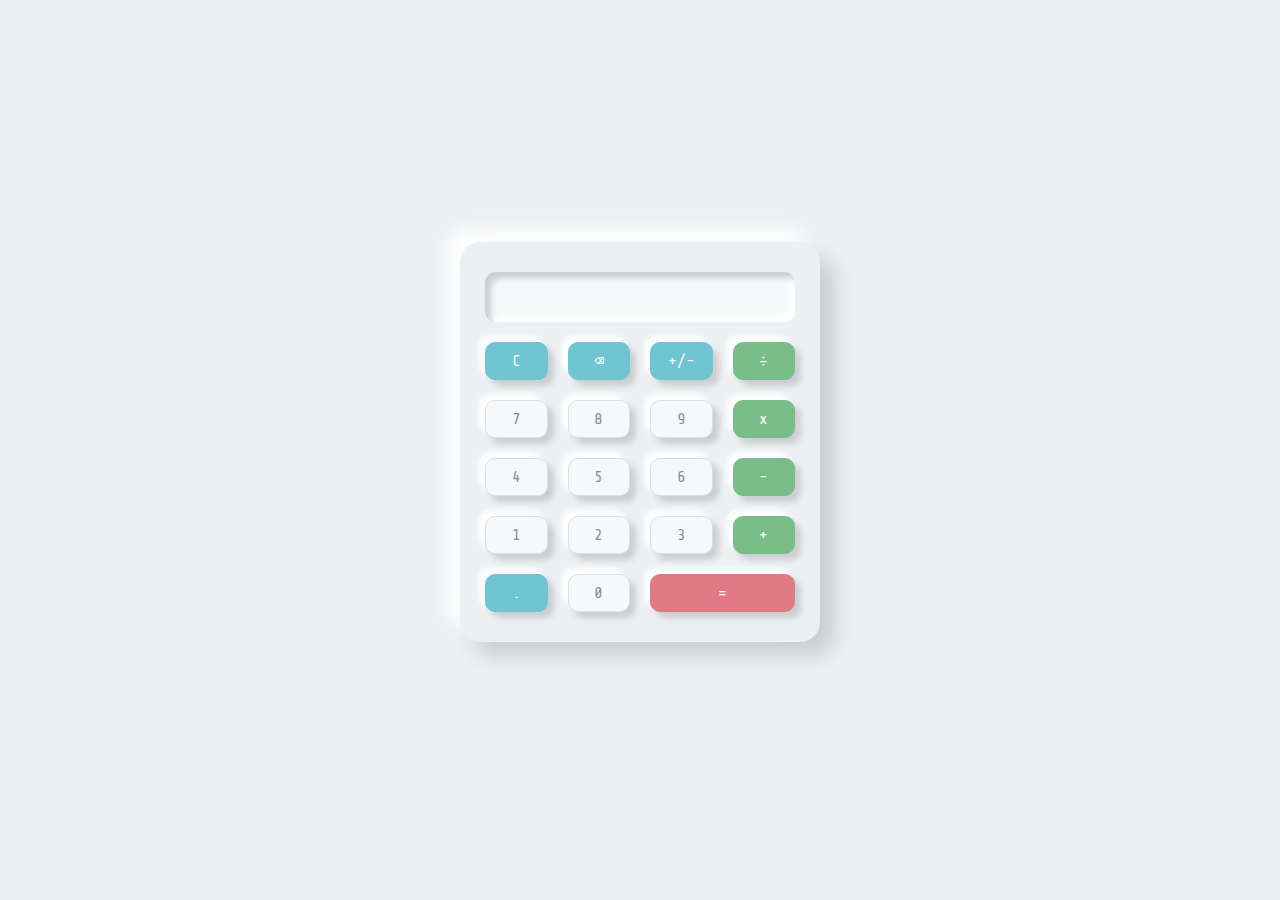
<file: bjs/07_Number_and_string/index.html>
<!DOCTYPE html>
<html lang="en">
<head>
    <meta charset="UTF-8">
    <title>Калькулятор</title>
    <link rel="stylesheet" href="https://stackpath.bootstrapcdn.com/bootstrap/4.4.1/css/bootstrap.min.css"
          integrity="sha384-Vkoo8x4CGsO3+Hhxv8T/Q5PaXtkKtu6ug5TOeNV6gBiFeWPGFN9MuhOf23Q9Ifjh" crossorigin="anonymous">
    <link href="https://fonts.googleapis.com/css2?family=Share+Tech+Mono&display=swap" rel="stylesheet">
    <link rel="stylesheet" href="style.css" type="text/css"/>
</head>
<body>
<div class="container">
    <div class="row calc-row align-items-center">
        <div class="col col-md-4 offset-md-4">
            <div class="form-group">
                <div class="card" id="calc">
                    <div class="card-body">
                        <div class="row">
                            <input class="form-control input-window" id="inputWindow" value="">
                        </div>
                        <div class="row">
                            <div class="col-3">
                                <button class="btn btn-outline-primary form-control" id="btn_clr">C</button>
                            </div>
                            <div class="col-3">
                                <button class="btn btn-outline-primary form-control" id="btn_del">⌫</button>
                            </div>
                            <div class="col-3">
                                <button class="btn btn-outline-primary form-control" id="btn_rev">+/-</button>
                            </div>
                            <div class="col-3">
                                <button class="btn btn-success form-control" id="btn_div">÷</button>
                            </div>
                        </div>
                        <div class="row">
                            <div class="col-3">
                                <button class="btn btn-outline-danger form-control" id="btn_7">7</button>
                            </div>
                            <div class="col-3">
                                <button class="btn btn-outline-danger form-control" id="btn_8">8</button>
                            </div>
                            <div class="col-3">
                                <button class="btn btn-outline-danger form-control" id="btn_9">9</button>
                            </div>
                            <div class="col-3">
                                <button class="btn btn-success form-control" id="btn_mlt">x</button>
                            </div>
                        </div>
                        <div class="row">
                            <div class="col-3">
                                <button class="btn btn-outline-danger form-control" id="btn_4">4</button>
                            </div>
                            <div class="col-3">
                                <button class="btn btn-outline-danger form-control" id="btn_5">5</button>
                            </div>
                            <div class="col-3">
                                <button class="btn btn-outline-danger form-control" id="btn_6">6</button>
                            </div>
                            <div class="col-3">
                                <button class="btn btn-success form-control" id="btn_def">-</button>
                            </div>
                        </div>
                        <div class="row">
                            <div class="col-3">
                                <button class="btn btn-outline-danger form-control" id="btn_1">1</button>
                            </div>
                            <div class="col-3">
                                <button class="btn btn-outline-danger form-control" id="btn_2">2</button>
                            </div>
                            <div class="col-3">
                                <button class="btn btn-outline-danger form-control" id="btn_3">3</button>
                            </div>
                            <div class="col-3">
                                <button class="btn btn-success form-control" id="btn_sum">+</button>
                            </div>
                        </div>
                        <div class="row">
                            <div class="col-3">
                                <button class="btn btn-outline-primary form-control" id="btn_dot">.</button>
                            </div>        
                            <div class="col-3">
                                <button class="btn btn-outline-danger form-control" id="btn_0">0</button>
                            </div>
                            <div class="col-6">
                                <button class="btn btn-outline-danger form-control" id="btn_calc">=</button>
                            </div>
                        </div>
                    </div>
                </div>
            </div>
        </div>
    </div>
</div>
<script src="script.js"></script>
</body>
</html>
</file>
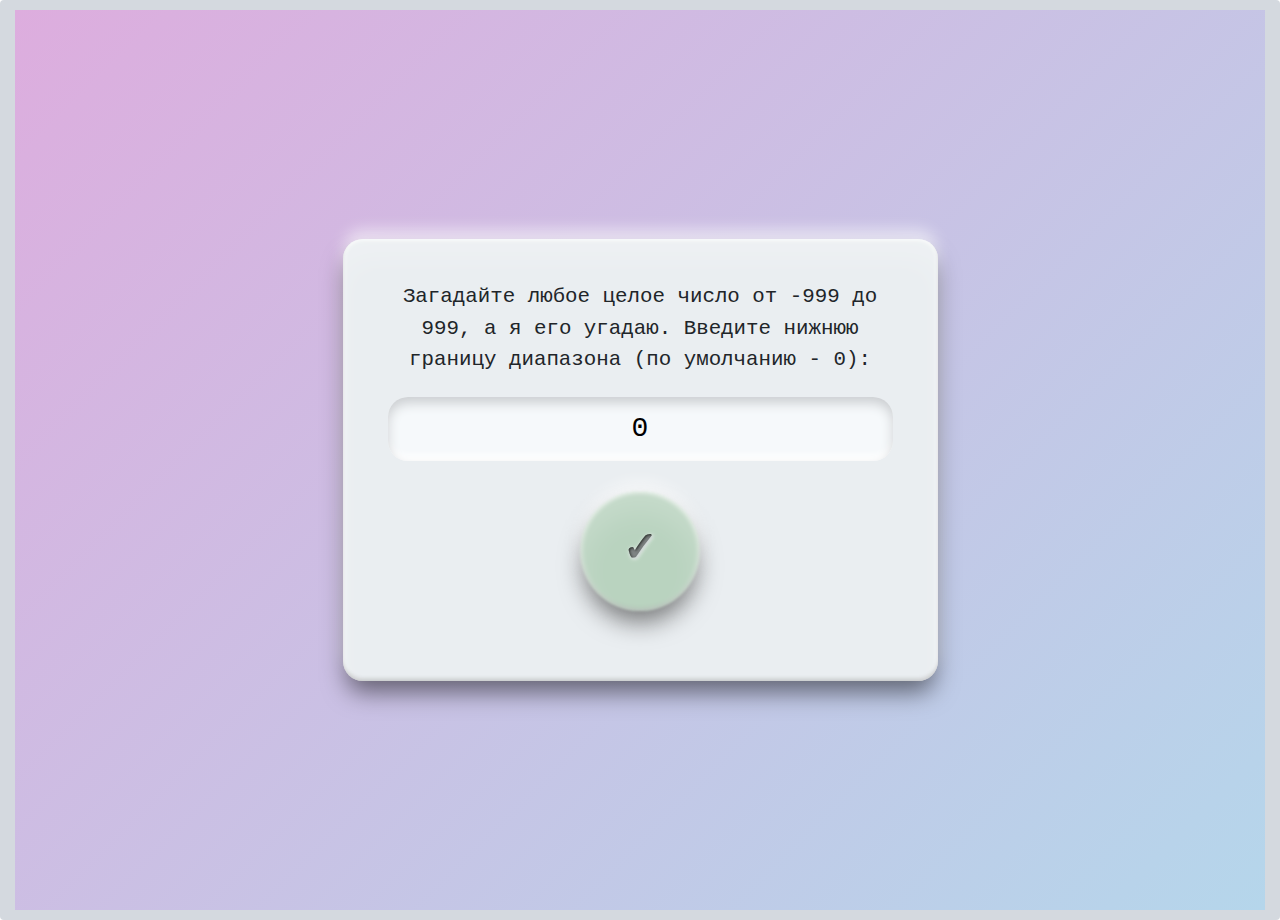
<file: bjs/08_if_else/index.html>
<!DOCTYPE html>
<html lang="en">
<head>
    <meta charset="UTF-8">
    <title>Угадайка</title>
    <link rel="stylesheet" href="https://stackpath.bootstrapcdn.com/bootstrap/4.4.1/css/bootstrap.min.css"
          integrity="sha384-Vkoo8x4CGsO3+Hhxv8T/Q5PaXtkKtu6ug5TOeNV6gBiFeWPGFN9MuhOf23Q9Ifjh" crossorigin="anonymous">
    <link href="https://fonts.googleapis.com/css2?family=Open+Sans" rel="stylesheet">
    <link rel="stylesheet" href="style.css" type="text/css"/>
</head>
<body>
<div class="card">
    <div class="row game-card align-items-center">
        <div class="col col-md-6 offset-md-3">
            <div class="card-body text-center">

                <div id="alert">
                    <div class="card-header">
                        <p class="m-0"><b>Ошибка:</b> минимальное число меньше или равно максимальному!</p>
                    </div> 
                </div>
                
                <div id="hideMin">
                    <div class="card-header">
                        <p class="m-0">Загадайте любое целое число от -999 до 999, а я его угадаю. Введите нижнюю границу диапазона (по умолчанию - 0):</p>
                    </div>  
                    <div class="">
                        <div class="row no-gutters">
                            <div class="col">
                                <h3 class="card-title m-0">
                                <input class="textField" id="answerMin" value="0">
                                </h3>
                            </div>
                        </div>
                    </div>
                    <div class="">
                        <div class="btn-group row">                      
                        <div class="toggle success">                        
                            <input type="checkbox"  class="btn-success" id="btnMin">
                            <span class="button"></span>
                            <span class="label">&#10003;</span>                        
                        </div>                       
                        </div>
                    </div>
                </div>

                <div id="hideMax">                    
                    <div class="card-header">
                        <p class="m-0">А теперь - верхнюю границу диапазона (по умолчанию - 100):</p>
                    </div>  
                    <div class="">
                        <div class="row no-gutters">
                            <div class="col">
                                <h3 class="card-title m-0">
                                <input class="textField" id="answerMax" value="100">
                                </h3>
                            </div>
                        </div>
                    </div>
                    <div class="">
                        <div class="btn-group row">                      
                        <div class="toggle success">                        
                            <input type="checkbox"  class="btn-success" id="btnMax">
                            <span class="button"></span>
                            <span class="label">&#10003;</span>                        
                        </div>                       
                        </div>
                    </div>
                </div>

                <div id="hideMain">           
                    <div class="card-header">
                        <p class="m-0">Вопрос №<span id="orderNumberField">5</span></p>
                    </div>
                    <div class="">
                        <div class="row no-gutters">
                            <div class="col">
                                <h3 class="card-title m-0">
                                <span class="textField" id="answerField">Вы загадали число 5?</span>
                                </h3>
                            </div>
                        </div>
                    </div>
                    <div class="">
                        <div class="btn-group row">
                        <div class="toggle col-3">
                            <input type="checkbox" id="btnLess">
                            <span class="tooltip-text">Нет, меньше</span>
                            <span class="button"></span>
                            <span class="label">–</span>
                        </div>
                        <div class="toggle col-6 success">                        
                            <input type="checkbox"  class="btn-success" id="btnEqual">
                            <span class="tooltip-text">Верно!</span>
                            <span class="button"></span>
                            <span class="label">&#10003;</span>                        
                        </div>
                            <div class="toggle col-3">
                            <input type="checkbox" id="btnOver">
                            <span class="tooltip-text">Нет, больше</span>
                            <span class="button"></span>
                            <span class="label">+</span>
                            </div>
                        </div>
                    </div>                   
                </div>

                <div id="hideRetry">  
                    <div class="card-footer">
                        <a class="btn-slide" href="#" id="btnRetry">
                            <span class="circle">
                            <i class="fa fa-save"></i>
                            </span>
                        
                            <span class="title" >Начать заново</span>
                            <span class="title title-hover">Поехали!</span>
                            </a>                       
                    </div>
                </div>

            </div>
        </div>
    </div>
</div>

<script src="script.js"></script>

</body>
</html>
</file>
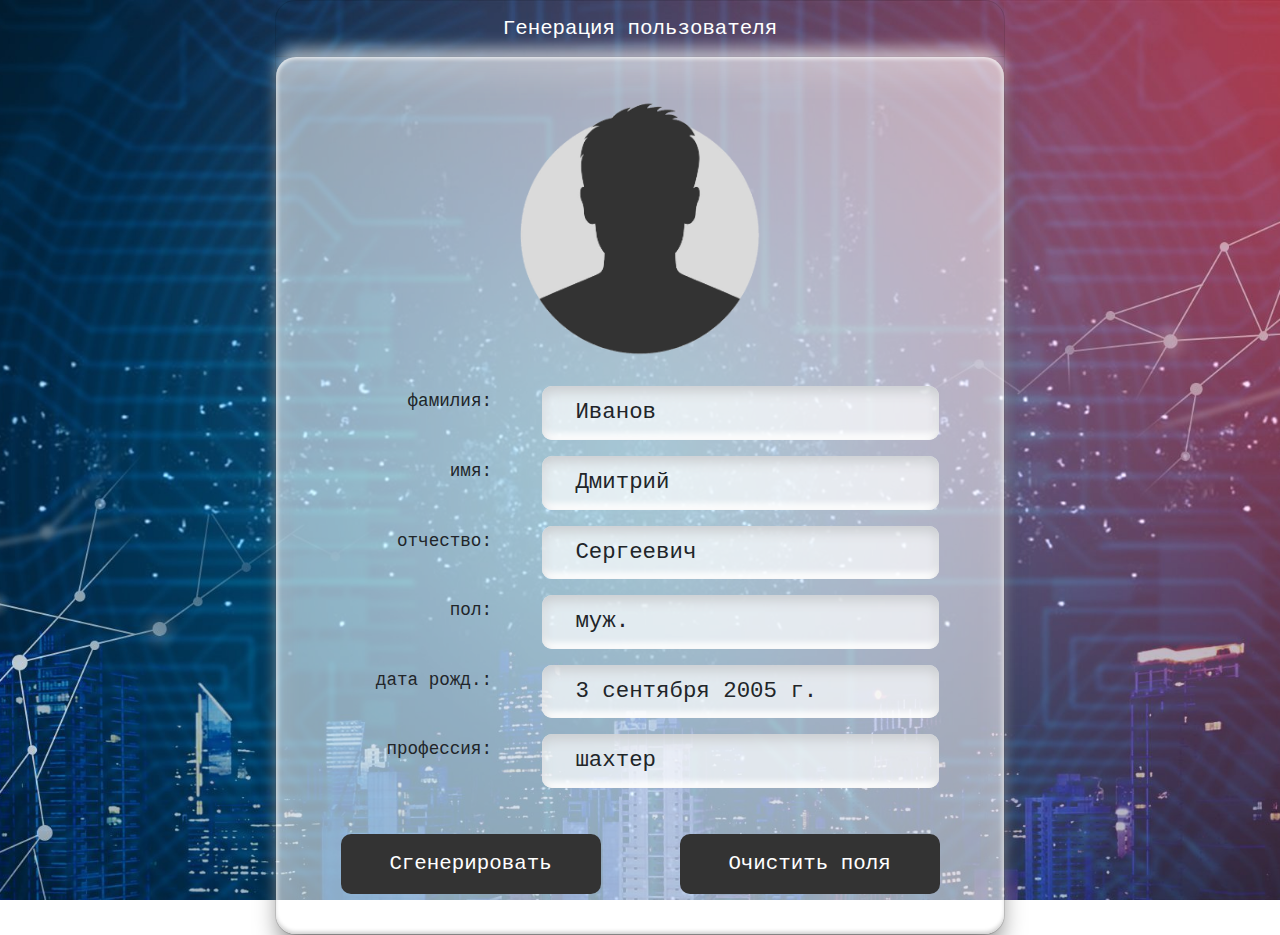
<file: bjs/10_function_object/index.html>
<!DOCTYPE html>
<html lang="ru">
<head>
    <meta charset="UTF-8">
    <title>Генератор случайных пользователей</title>
    <link rel="stylesheet" href="https://stackpath.bootstrapcdn.com/bootstrap/4.4.1/css/bootstrap.min.css"
          integrity="sha384-Vkoo8x4CGsO3+Hhxv8T/Q5PaXtkKtu6ug5TOeNV6gBiFeWPGFN9MuhOf23Q9Ifjh" crossorigin="anonymous">
    <link href="https://fonts.googleapis.com/css2?family=Open+Sans" rel="stylesheet">
    <link rel="stylesheet" href="style.css" type="text/css"/>
</head>
<body>
<div class="container">
    <div class="row game-card align-items-center">
        <div class="col col-md-8 offset-md-2">
            <div class="card text-center">
                <div class="card-header">
                    <span class="m-0">Генерация пользователя</span>
                </div>
                <div class="card-body">
                    <div class="row">
                        <div class="col">
                            <img src="img/anonim.png" id="avatar">
                        </div>
                    </div>
                    <div class="row">
                        <div class="col col-4">
                            <p class="nobr">фамилия:</p>                            
                        </div>
                        <div class="col col-8">
                            <p class="textField">&nbsp;<span id="surnameOutput"></span></p> 
                        </div>
                    </div>
                    <div class="row">
                        <div class="col col-4">                            
                            <p class="nobr"> имя:</p>   
                        </div>
                        <div class="col col-8">
                            <p class="textField">&nbsp;<span id="firstNameOutput"></span> </p> 
                        </div>
                    </div>
                    <div class="row">
                        <div class="col col-4">                            
                            <p class="nobr"> отчество:</p> 
                        </div>
                        <div class="col col-8">
                            <p class="textField">&nbsp;<span id="patronymicOutput"></span></p> 
                        </div>
                    </div>
                    <div class="row">
                        <div class="col col-4">                            
                            <p class="nobr"> пол:</p> 
                        </div>
                        <div class="col col-8">
                            <p class="textField">&nbsp;<span id="genderOutput"></span></p> 
                        </div>
                    </div>
                    <div class="row">
                        <div class="col col-4">                            
                            <p class="nobr"> дата рожд.:</p> 
                        </div>
                        <div class="col col-8">
                            <p class="textField">&nbsp;<span id="birthOutput"></span></p> 
                        </div>
                    </div>
                    <div class="row">
                        <div class="col col-4">                            
                            <p class="nobr"> профессия:</p> 
                        </div>
                        <div class="col col-8">
                            <p class="textField">&nbsp;<span id="professionOutput"></span></p> 
                        </div>
                    </div>                   
                    <div class="row">
                        <div class="col">
                            <button id="refresh">Сгенерировать</button>  
                        </div>
                        <div class="col">
                            <button id="clear">Очистить поля</button>
                        </div>
                    </div>
                </div>
            </div>
        </div>
    </div>
</div>            
<script src="personGenerator.js"></script>
<script src="init.js"></script>
</body>
</html>
</file>
<file: bjs/07_Number_and_string/style.css>
.calc-row {
    height: 100vh;
}

.input-window {
    text-align: end;
    font-size: x-large;
}

input {
  caret-color: #71c4d1;
}

body {  
  background: #ecf0f3;  
  font-family: 'Share Tech Mono', monospace;
}

.card-body{
  border-radius: 20px;
  padding: 30px;
  background: #ecf0f3;
  box-shadow: 14px 14px 20px #cbced1, -14px -14px 20px white;
}

.card {
  background: #ecf0f3;
  border: 0;
}

#inputWindow {
  background: #f6f9fb;
  padding: 10px;
  height: 50px;
  font-size: 14px;
  border-radius: 10px;
  border: 0;
  margin-right: 10px; 
  margin-left: 10px;
  box-shadow: inset 6px 6px 6px #cbced1, inset -6px -6px 6px white;
}

button {
  color: white;
  margin-top: 20px;
  height: 40px;
  border-radius: 20px;
  cursor: pointer;
  font-weight: 900;
  box-shadow: 6px 6px 6px #cbced1, -6px -6px 6px white;
  transition: 0.5s;
}

button:hover {
  box-shadow: none;
}

.btn {   
     border-radius: 10px; 
     padding: 0.3rem 0.5rem;   
     background: #f6f9fb;
}

.col, .col-1, .col-10, .col-11, .col-12, .col-2, .col-3, .col-4, .col-5, .col-6, .col-7, .col-8, .col-9, .col-auto, .col-lg, .col-lg-1, .col-lg-10, .col-lg-11, .col-lg-12, .col-lg-2, .col-lg-3, .col-lg-4, .col-lg-5, .col-lg-6, .col-lg-7, .col-lg-8, .col-lg-9, .col-lg-auto, .col-md, .col-md-1, .col-md-10, .col-md-11, .col-md-12, .col-md-2, .col-md-3, .col-md-4, .col-md-5, .col-md-6, .col-md-7, .col-md-8, .col-md-9, .col-md-auto, .col-sm, .col-sm-1, .col-sm-10, .col-sm-11, .col-sm-12, .col-sm-2, .col-sm-3, .col-sm-4, .col-sm-5, .col-sm-6, .col-sm-7, .col-sm-8, .col-sm-9, .col-sm-auto, .col-xl, .col-xl-1, .col-xl-10, .col-xl-11, .col-xl-12, .col-xl-2, .col-xl-3, .col-xl-4, .col-xl-5, .col-xl-6, .col-xl-7, .col-xl-8, .col-xl-9, .col-xl-auto {
    padding-right: 10px;
    padding-left: 10px;
}


/* хочу отличные от bootstrap цвета для кнопок*/

.btn-outline-danger {
    color: #8b8f94;
    border-color: #dedfe2;
  }
  
  .btn-outline-danger:hover {
    background-color: #8b8f94;
    border-color: #dedfe2;
  }
  
  .btn-outline-danger:focus, .btn-outline-danger.focus {
    box-shadow: 0 0 0 0.2rem rgba(58, 176, 195, 0.5);
  }
  
  .btn-outline-danger.disabled, .btn-outline-danger:disabled {
    color: #8b8f94;
  }
  
  .btn-outline-danger:not(:disabled):not(.disabled):active, .btn-outline-danger:not(:disabled):not(.disabled).active,
  .show > .btn-outline-danger.dropdown-toggle {
    background-color: #212529;
    border-color: #dedfe2;
  }
  
  .btn-outline-danger:not(:disabled):not(.disabled):active:focus, .btn-outline-danger:not(:disabled):not(.disabled).active:focus,
  .show > .btn-outline-danger.dropdown-toggle:focus {
    box-shadow: 0 0 0 0.2rem rgba(58, 176, 195, 0.5);
  }  

  .btn-outline-primary {
    background-color: #71c4d1;
    color: white;
    border-color: #71c4d1;
  }
  
  .btn-outline-primary:hover {
    background-color: white;
    color: #71c4d1;
    border-color: #71c4d1;
  }
  
  .btn-outline-primary:focus, .btn-outline-primary.focus {
    box-shadow: 0 0 0 0.2rem rgba(58, 176, 195, 0.5);
  }
  
  .btn-outline-primary.disabled, .btn-outline-primary:disabled {
    color: #71c4d1;
  }
  
  .btn-outline-primary:not(:disabled):not(.disabled):active, .btn-outline-primary:not(:disabled):not(.disabled).active,
  .show > .btn-outline-primary.dropdown-toggle {
    background-color: #127f91;
    border-color: #71c4d1;
  }
  
  .btn-outline-primary:not(:disabled):not(.disabled):active:focus, .btn-outline-primary:not(:disabled):not(.disabled).active:focus,
  .show > .btn-outline-primary.dropdown-toggle:focus {
    box-shadow: 0 0 0 0.2rem rgba(58, 176, 195, 0.5);
  } 

#btn_calc {   
    background-color: #e07a84;
    color: white;
    border-color: #e07a84;
}

#btn_calc:hover {   
    background-color: white;
    color: #e07a84;
    border-color: #e07a84;
}

#btn_calc:focus, #btn_calc.focus {
    box-shadow: 0 0 0 0.2rem rgba(230, 156, 163, 1);
  }
  
  #btn_calc.disabled, #btn_calc:disabled {
    color: #e07a84;
  }
  
  #btn_calc:not(:disabled):not(.disabled):active, #btn_calc:not(:disabled):not(.disabled).active,
  .show > .btn-outline-primary.dropdown-toggle {
    background-color: #88101c;
    border-color: #e07a84;
    color:#fff;
  }
  
  #btn_calc:not(:disabled):not(.disabled):active:focus, #btn_calc:not(:disabled):not(.disabled).active:focus,
  .show > #btn_calc.dropdown-toggle:focus {
    box-shadow: 0 0 0 0.2rem rgba(230, 156, 163, 1);
  }

.btn-success {
    color: #fff;
    background-color: #7abd89;
    border-color: #7abd89;
  }

.btn-success:hover {
    color: #7abd89;
    background-color: #fff;
    border-color: #7abd89;
  }
  
  .btn-success:focus, .btn-success.focus {
    color: #7abd89;
    background-color: #fff;
    border-color: #7abd89;
    box-shadow: 0 0 0 0.2rem rgba(72, 180, 97, 0.5);
  }
  
/* /хочу отличные от bootstrap цвета для кнопок*/
</file>
<file: bjs/08_if_else/style.css>
.game-card {
  height: 100vh;
  background: linear-gradient(135deg, #ddadde 0%,#b5d6eb 100%);
  font-size: 1.3rem;
}

.card-header {
  background-color: #eaeef1;
  border-bottom: 0;
}

.card-body{
  border-radius: 20px;
  padding: 30px;
  background: #eaeef1;
  box-shadow: 0 15px 25px -4px rgba(0, 0, 0, 0.5), inset 0 -3px 4px -1px rgba(0, 0, 0, 0.2), 0 -10px 15px -1px rgba(255, 255, 255, 0.6), inset 0 3px 4px -1px rgba(255, 255, 255, 0.2), inset 0 0 5px 1px rgba(255, 255, 255, 0.8), inset 0 20px 30px 0 rgba(255, 255, 255, 0.2);
}

.card-footer {
  background-color: #eaeef1; 
  border-top: 0;
}

.card {
  background: #d4d9df;
  border: 0;
  font-family: 'Share Tech Mono', monospace;
}
 
.row {
  margin: 10px 15px;
}

/* для поля с выводом текста */
.textField {
  background: #f6f9fb;
  padding: 15px 20px;
  height: auto;
  border-radius: 20px;
  border: 0;
  box-shadow: inset 0px 6px 12px #cbced1, inset 0px -6px 6px white;
  display: block;
  width: 100%;
  text-align: center;
}

/* всплывающие подсказки */
.tooltip-text {
  background-color: #333333;
  color: #FFFFFF;
  font-size: 17px;
  line-height: 20px;
  font-weight: 400;
  text-transform: none;
  padding: 8px 12px;
  border-radius: 10px;
  width: 135px;
  position: absolute;
  top: 100%;
  left: 50%;
  z-index: 1;
  transform: translateX(-50%);
  display: none; 
}

.toggle input:hover + .tooltip-text {
  display: block;
}



/* кнопки */
/* https://codepen.io/soulwire/embed/neJZgM?height=300&theme-id=light&default-tab=result&slug-hash=neJZgM&user=soulwire&name=cp_embed_31#result-box
*/

.toggle input {
  opacity: 0;
  position: absolute;
  cursor: pointer;
  z-index: 1;
  height: 100%;
  width: 100%;
  left: 0;
  top: 0;
}

.toggle:before {
  box-shadow: 0 0 17.5px 8.75px #fff;
  border-radius: 120px;
  background: #fff;
  position: absolute;
  margin-left: -50px;
  margin-top: -50px;
  opacity: 0.2;
  content: "";
  height: 100px;
  width: 100px;
  left: 50%;
  top: 50%;
}

.toggle {  
  position: relative;
  height: 140px;
  width: 140px;
}


.toggle input:hover ~ .button {
  box-shadow: 0 15px 25px -4px rgba(0, 0, 0, 0.4), inset 0 -8px 25px -1px rgba(255, 255, 255, 0.9), 0 -10px 15px -1px rgba(255, 255, 255, 0.6), inset 0 8px 20px 0 rgba(0, 0, 0, 0.2), inset 0 0 5px 1px rgba(255, 255, 255, 0.6);
}

.toggle .button {
  -webkit-filter: blur(1px);
  -moz-filter: blur(1px);
  filter: blur(1px);
  transition: all 300ms cubic-bezier(0.23, 1, 0.32, 1);
  box-shadow: 0 15px 25px -4px rgba(0, 0, 0, 0.5), inset 0 -3px 4px -1px rgba(0, 0, 0, 0.2), 0 -10px 15px -1px rgba(255, 255, 255, 0.6), inset 0 3px 4px -1px rgba(255, 255, 255, 0.2), inset 0 0 5px 1px rgba(255, 255, 255, 0.8), inset 0 20px 30px 0 rgba(255, 255, 255, 0.2);
  border-radius: 100px;
  position: absolute;
  background: #ccd0d4;
  margin-left: -50px;
  margin-top: -50px;
  display: block;
  height: 100px;
  width: 100px;
  left: 50%;
  top: 50%;
}

.toggle input:hover ~ .label {
  font-size: 40px;
  color: rgba(0, 0, 0, 0.4);
}

.toggle .label {
  transition: color 300ms ease-out;
  text-shadow: 1px 1px 3px #ccd0d4, 0 0 0 rgba(0, 0, 0, 0.8), 1px 1px 4px #fff;
  line-height: 139px;
  text-align: center;
  /*position: absolute;*/
  font-weight: 700;
  font-size: 42px;
  display: block;
  opacity: 0.9;
  height: 100%;
  width: 100%;
  color: rgba(0, 0, 0, 0.4);
}

.success {
  z-index: 1000;
  height: 160px;
  width: 160px;
}

.success .button {
  height: 120px;
  width: 120px;
  border-radius: 120px;
  margin-left: -60px;
  margin-top: -70px;
  background-color: #b9d3bf;
}



/* кнопки-слайдеры */
/*https://codepen.io/Ajeet_Kumar/embed/yLKBBNJ?height=550&theme-id=light&default-tab=result&slug-hash=yLKBBNJ&user=Ajeet_Kumar&name=cp_embed_52#result-box*/

.btn-slide { 
    position: relative;
    display: inline-block; 
    height: 50px;
    width: 260px;
    line-height: 50px;
    margin: 25px 0;
    padding: 0px;
    border-radius: 25px;
    box-shadow: 0 15px 25px -4px rgba(0, 0, 0, 0.5), inset 0 -3px 4px -1px rgba(0, 0, 0, 0.2), 0 -10px 15px -1px rgba(255, 255, 255, 0.6), inset 0 3px 4px -1px rgba(255, 255, 255, 0.2), inset 0 0 5px 1px rgba(255, 255, 255, 0.8), inset 0 20px 30px 0 rgba(255, 255, 255, 0.2);
    background: linear-gradient(135deg, #e570e7 0%,#79f1fc 100%);
        }
        
.btn-slide:active { 
    box-shadow: 0 15px 25px -4px rgba(0, 0, 0, 0.5), inset 0 -3px 4px -1px rgba(0, 0, 0, 0.2), 0 -10px 15px -1px rgba(255, 255, 255, 0.6), inset 0 3px 4px -1px rgba(255, 255, 255, 0.2), inset 0 0 5px 1px rgba(255, 255, 255, 0.8), inset 0 20px 30px 0 rgba(255, 255, 255, 0.2);
    -webkit-transform: scale(0.98);
    transform: scale(0.96); 
  }
    
.btn-slide:hover { 
    background: linear-gradient(-135deg, #e570e7 0%,#79f1fc 100%); 
  }
        
.btn-slide span.circle { 
    display: block;
    background-color: #f6f9fb;
    position: absolute;
    margin: 5px;
    height: 40px; 
    width: 40px;
    top: 0; left: 0;
    border-radius: 50%;
    transition: all 1.0s ease;
 }
        
.btn-slide:hover span.circle { 
    left: 100%;
    margin-left: -45px;
    background-color: #f6f9fb;  
  }
        
.btn-slide span.title { 
    position: absolute;
    left: 70px;
    font-size: 20px;
    letter-spacing: 1px;
    color: #f6f9fb;
    transition: all 0.5s linear; 
 }
        
.btn-slide span.title-hover { opacity: 0;}
.btn-slide:hover span.title { opacity: 0; }
.btn-slide:hover span.title-hover { opacity: 1; left: 60px; }
</file>
<file: bjs/10_function_object/style.css>
body {
    background: url(img/back.jpg);
    background-size: cover;
    background-repeat: no-repeat;
    background-position: center center;
    background-attachment: fixed;
    font-size: 1.3rem; 
    font-family: 'Share Tech Mono', monospace;
  }
    
  .card-body{
    border-radius: 20px;  
    padding: 40px;
    background-color: rgba(255, 255, 255, 0.55);  
    box-shadow: 0 15px 25px -4px rgba(0, 0, 0, 0.5), inset 0 -3px 4px -1px rgba(0, 0, 0, 0.2), 0 -10px 15px -1px rgba(255, 255, 255, 0.6), inset 0 3px 4px -1px rgba(255, 255, 255, 0.2), inset 0 0 5px 1px rgba(255, 255, 255, 0.8), inset 0 20px 30px 0 rgba(255, 255, 255, 0.2);
  }

  .card-header{
    color: #FFFFFF;
    text-align: center;
  }
  
  .card {
    border-radius: 20px;
    background: none;    
  }

  .game-card {
    height: 100vh;   
  }
  
  p {
    padding: 2px 20px;
    text-align: right;
    font-size: 1.1rem;
  }

  .col-8 {
    padding-right: 40px;
  }

  img {
    width: 40%;
    height: auto;
    padding-bottom: 30px;
  }

  .nobr	{ 
    white-space:nowrap; 
  }

  /* для поля с выводом текста */
  .textField {
    background-color: rgba(255, 255, 255, 0.7);
    padding: 10px 20px;
    height: auto;
    border-radius: 10px;
    border: 0;
    box-shadow: inset 0px 6px 12px #cbced1, inset 0px -6px 6px white;
    display: block;
    width: 100%;
    text-align: left;
    font-size: 1.4rem;
  } 
  

/* кнопки */
/*https://ru.stackoverflow.com/questions/1097059/Как-сделать-такой-эффект-свечения-у-кнопки*/

button {
  position: relative;
  height: 60px;
  width: 260px; 
  margin-top: 30px; 
  border: none;
  outline: none;
  color: white;
  background: #333;
  cursor: pointer;
  border-radius: 10px;
}

button:before {
  position: absolute;
  content: '';
  top: -2px;
  left: -2px;
  height: calc(100% + 4px);
  width: calc(100% + 4px);
  border-radius: 10px;
  z-index: -1;
  opacity: 0;
  filter: blur(5px);
  background: linear-gradient(45deg, #ff0000, #ff7300, #fffb00, #48ff00, #00ffd5, #002bff, #7a00ff, #ff00c8, #ff0000);
  background-size: 400%;
  transition: opacity .3s ease-in-out;
  animation: animate 20s linear infinite;
}

button:hover:before {
  opacity: 1;
}

button:hover:active {
  background: none;
  color: #333;
}

button:hover:active:before {
  filter: blur(2px);
}

@keyframes animate {
  0% {
    background-position: 0 0;
  }
  50% {
    background-position: 400% 0;
  }
  100% {
    background-position: 0 0;
  }
}
</file>
